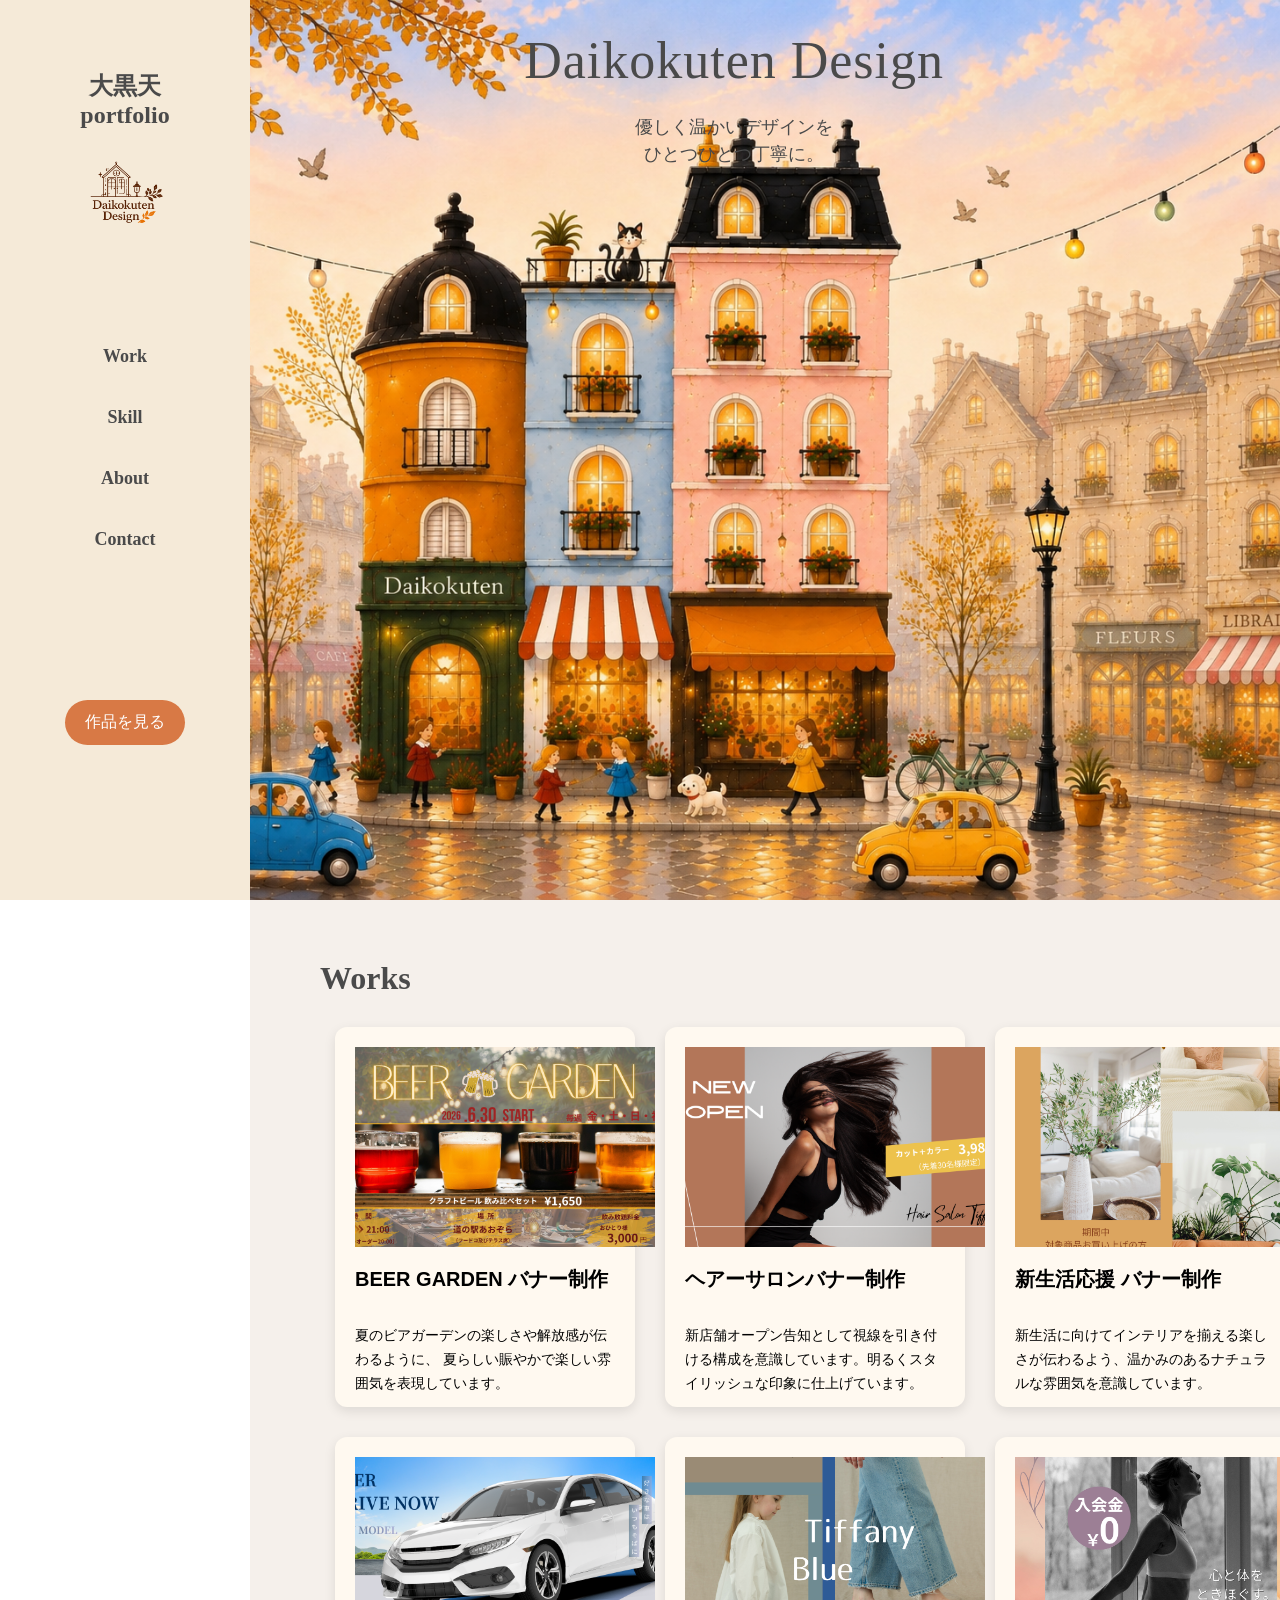
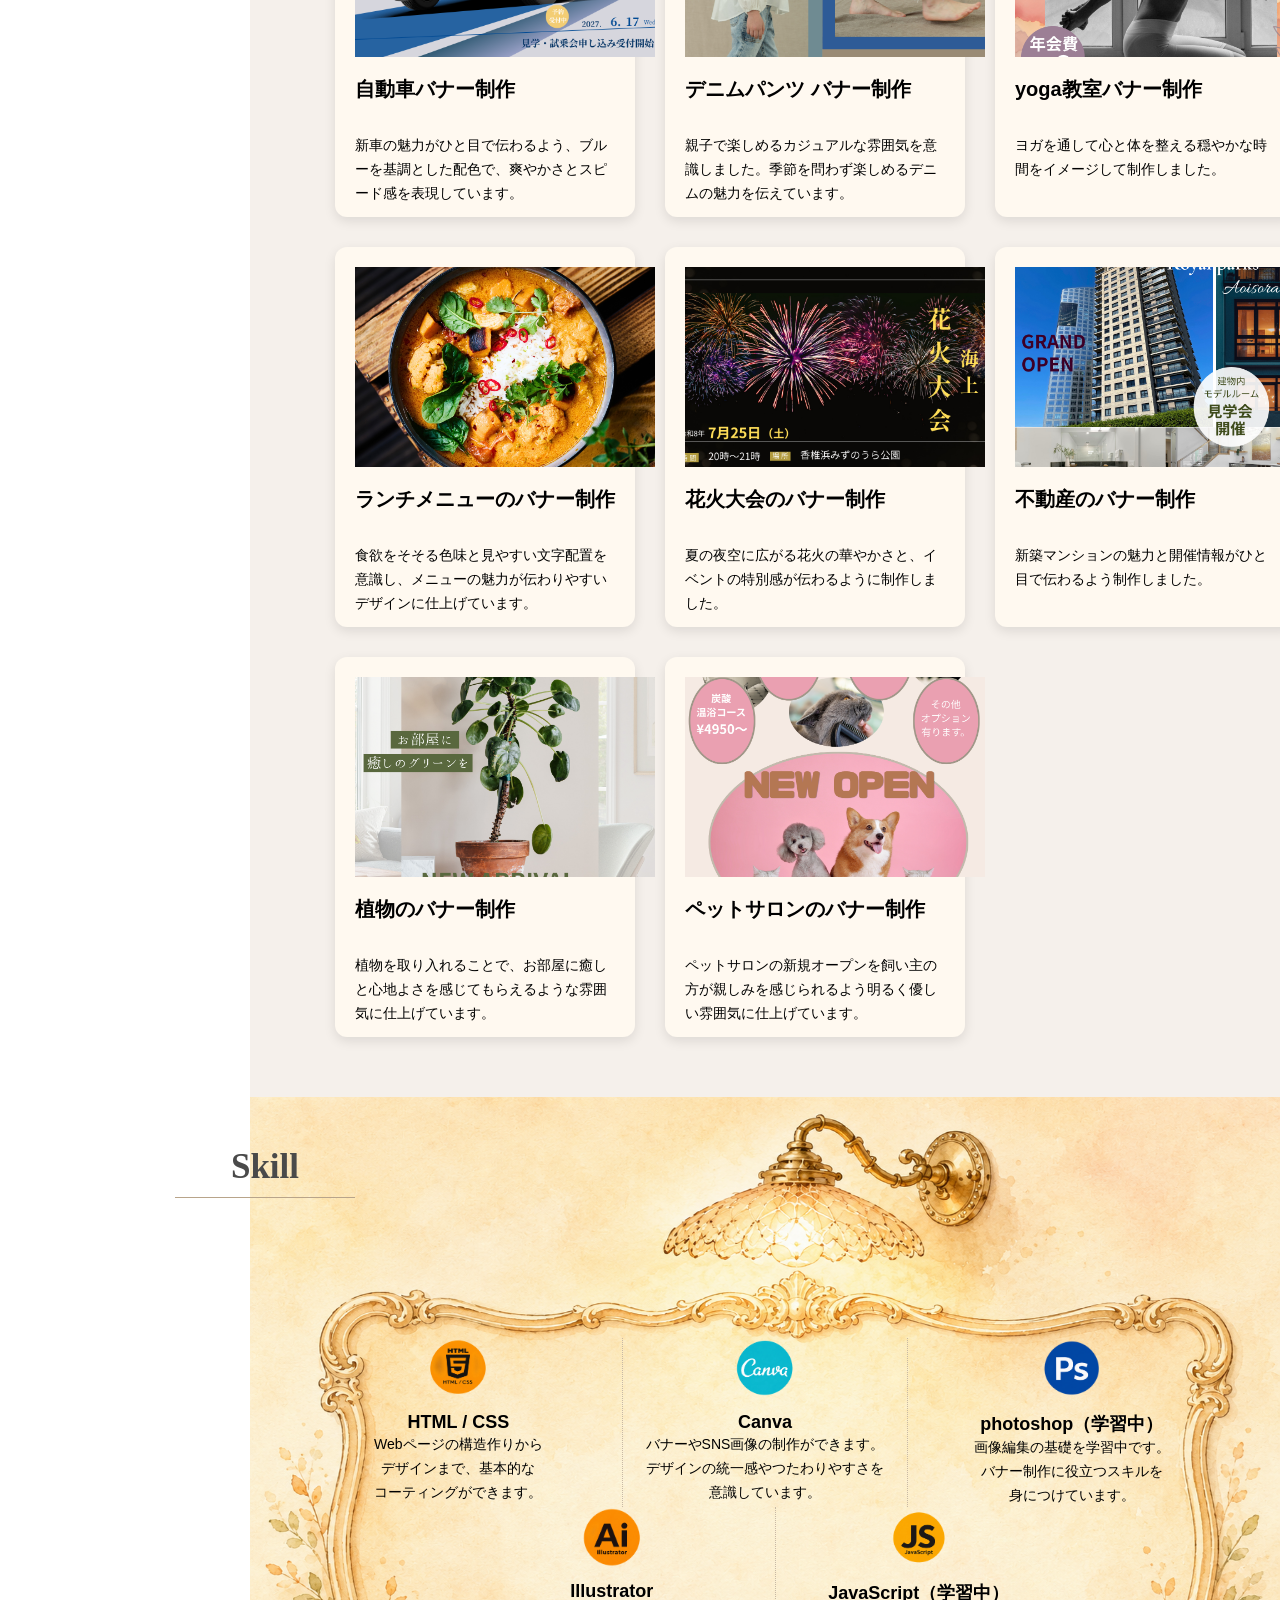
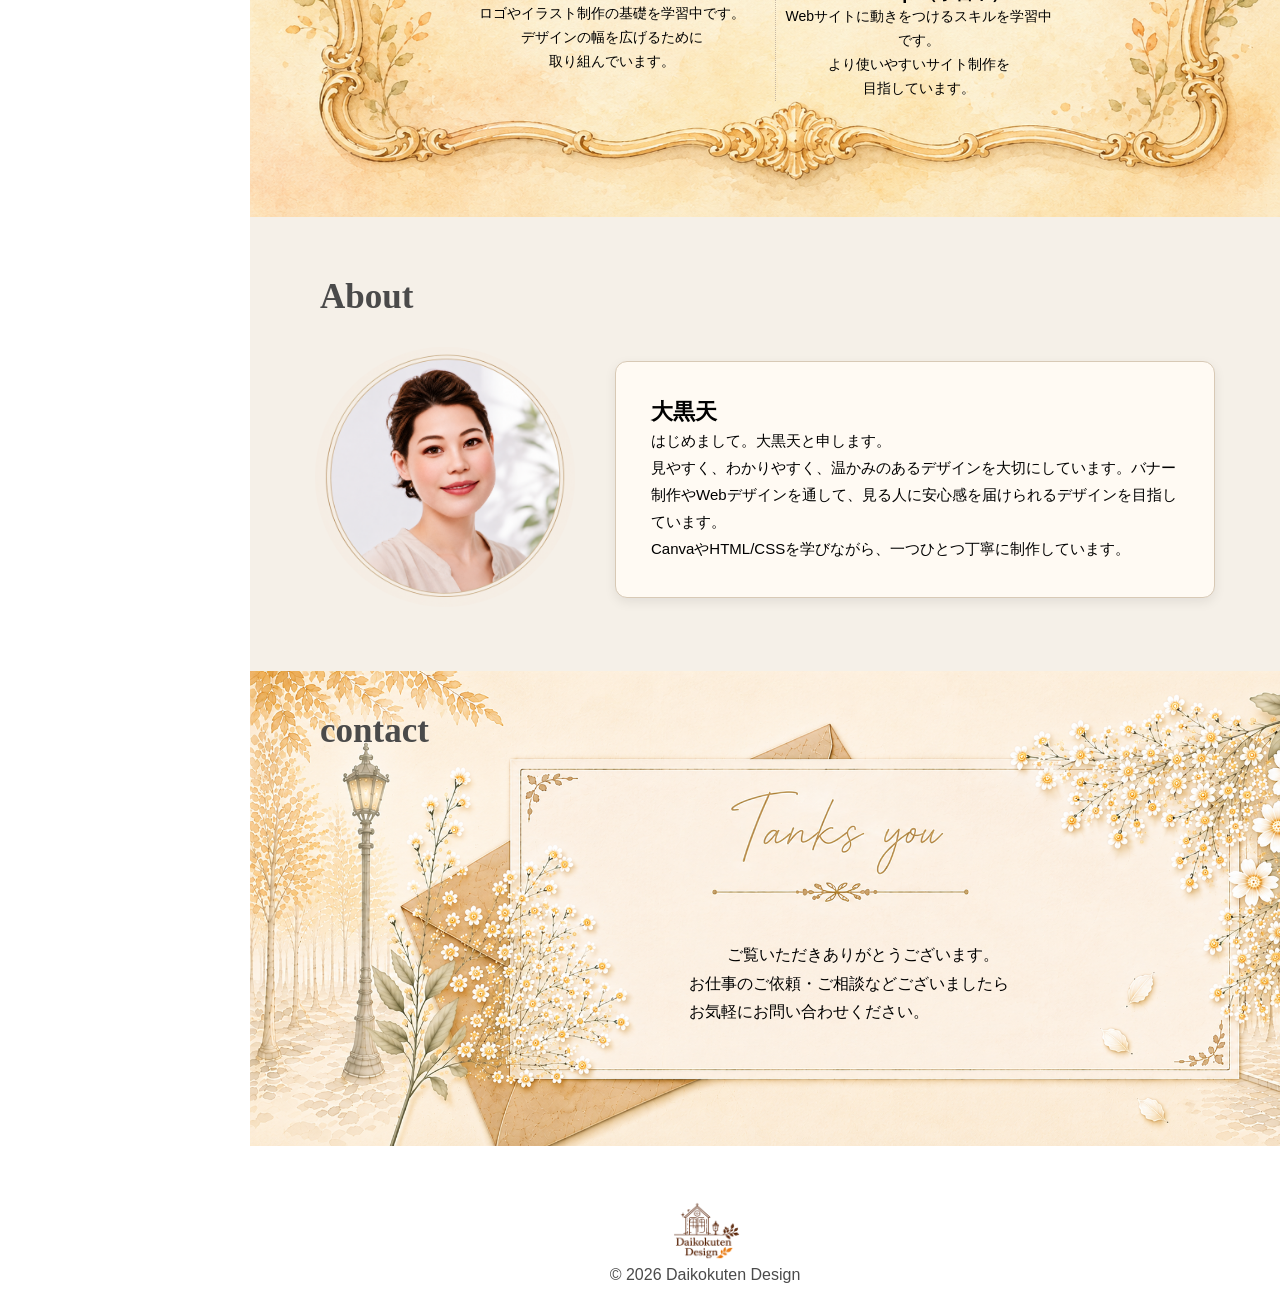
<file: index.html>
<!DOCTYPE html>
<html lang="ja">
    <head>
        <meta charset="UTF-8">
        <meta name="viewport" content="width=device-width, initial-scale=1.0">
        <title>PORTFOLIO</title>
        <link rel="stylesheet"
        href="style.css">

    </head>
    <body>
        <div class="sidebar">

     <h1>大黒天<br>
        portfolio</h1>

     <img src="images/logo.png"
     alt="Daikokuten Design" class="logo">

 <nav>
        <ul>
            <li><a href="#works">Work</a></li>
            <li><a href="#skill">Skill</a></li>
            <li><a href="#about">About</a></li>
            <li><a href="#contact">Contact</a></li>
        </ul>
 </nav>

<a href="#works" class="side-button">作品を見る</a>

</div>


<section class="hero">
    <div class="hero-text">

        <h1>Daikokuten Design</h1>

        <p>
            優しく温かいデザインを<br>
             ひとつひとつ丁寧に。
        </p>

    </div>
</section>

        
        <main>
            <section id="works">
                <h2>Works</h2>
                <div class="works-list">
                   
                    <div class="works-item">
                        <a href="beer.html">
                        <img src="images/BEER.png"
                        alt="ビールのバナー作品"
                        class="horizontal">
                        </a>
                        <h3>BEER GARDEN バナー制作</h3>
                        <p>夏のビアガーデンの楽しさや解放感が伝わるように、 夏らしい賑やかで楽しい雰囲気を表現しています。
                        </p>
                    </div>
                    
                    <div class="works-item">
                        <a href="hair salon.html">
                        <img src="images/hair saron.png"
                        alt="hair saronバナー作品"
                        class="horizontal">
                        </a>
                        <h3>ヘアーサロンバナー制作</h3>
                        <p>新店舗オープン告知として視線を引き付ける構成を意識しています。明るくスタイリッシュな印象に仕上げています。
                        </p>
                  </div>
                   
                  <div class="works-item">
                        <a href="newlife.html">
                        <img src="images/新生活.png"
                        alt="新生活応援バナー作品">
                        </a>
                        <h3>新生活応援 バナー制作</h3>
                        <p>新生活に向けてインテリアを揃える楽しさが伝わるよう、温かみのあるナチュラルな雰囲気を意識しています。
                        </p>
                   </div>
                   
                   <div class="works-item">
                        <a href="supercar.html">
                        <img src="images/SUPER CAR.png"
                        alt="new carバナー作品"
                        class="horizontal">
                        </a>
                        <h3>自動車バナー制作</h3>
                        <p>新車の魅力がひと目で伝わるよう、ブルーを基調とした配色で、爽やかさとスピード感を表現しています。
                        </p> 
                   </div>
                  
                   <div class="works-item">
                        <a href="tiffany.html">
                        <img src="images/Tiffany.png"
                        alt="新作デニムパンツバナー作品">
                        </a>
                        <h3>デニムパンツ バナー制作</h3>
                        <p>親子で楽しめるカジュアルな雰囲気を意識しました。季節を問わず楽しめるデニムの魅力を伝えています。
                        </p>
                   </div>
                   
                   <div class="works-item">
                        <a href="yoga.html">
                        <img src="images/yoga blue.png"
                        alt="yoga教室のバナー作品">
                        </a>
                        <h3>yoga教室バナー制作</h3>
                        <p>ヨガを通して心と体を整える穏やかな時間をイメージして制作しました。</p>
                    </div>    
                    
                    <div class="works-item">
                        <a href="lunchmenu.html">
                        <img src="images/lunch.png"
                        alt="ランチメニューのバナー作品">
                        </a>
                        <h3>ランチメニューのバナー制作</h3>
                        <p>食欲をそそる色味と見やすい文字配置を意識し、メニューの魅力が伝わりやすいデザインに仕上げています。 </p>   
                    </div>
                   
                    <div class="works-item">
                        <a href="firework.html">
                        <img src="images/花火大会.png"
                        alt="花火大会のバナー作品"
                        class="horizontal">
                        </a>
                        <h3>花火大会のバナー制作</h3>
                        <p>夏の夜空に広がる花火の華やかさと、イベントの特別感が伝わるように制作しました。</p>   
                    </div>   
                    
                    <div class="works-item">
                        <a href="real estate.html">
                        <img src="images/不動産.png"
                        alt="不動産のバナー作品">
                        </a>
                        <h3>不動産のバナー制作</h3>
                        <p>新築マンションの魅力と開催情報がひと目で伝わるよう制作しました。</p>   
                    </div>  
                    
                    
                    <div class="works-item">
                        <a href="arrival.html">
                        <img src="images/NEW ARRIVAL.png"
                        alt="植物のバナー作品">
                        </a>
                        <h3>植物のバナー制作</h3>
                        <p>植物を取り入れることで、お部屋に癒しと心地よさを感じてもらえるような雰囲気に仕上げています。 </p>   
                    </div> 
                    
                    
                    <div class="works-item">
                        <a href="pet salon.html">
                        <img src="images/ペットサロン.png"
                        alt="ペットサロンのバナー作品">
                        </a>
                        <h3>ペットサロンのバナー制作</h3>
                        <p>ペットサロンの新規オープンを飼い主の方が親しみを感じられるよう明るく優しい雰囲気に仕上げています。</p>   
                    </div>                
                </div>

            </section>
            <section id="skill">
                
                <h2>Skill</h2>
                <div class="skills-list">
                
                <!--HTML / CSS-->
                <div class="skill-item">
                    <img src="images/HTML.png"
                    alt="HTML / CSS">
                    <h3>HTML / CSS</h3>
                    <p class="pc-text">
                    Webページの構造作りから<br>
                    デザインまで、基本的な<br>
                    コーティングができます。
                   </p>
                   <p class="sp-text">
                    web制作の基本的なコーティングができます。 </p>
                </div>

                <!--Canva-->
                <div class="skill-item">
                    <img src="images/Canva.png"
                    alt="Canva">
                    <h3>Canva</h3>
                    <p class="pc-text">
                     バナーやSNS画像の制作ができます。<br>
                     デザインの統一感やつたわりやすさを<br>
                     意識しています。
                    </P>
                    <p class="sp-text">
                        バナーやSNS画像を制作 </p>
                </div>

                <!--photoshop-->
                <div class="skill-item">
                    <img src="images/Photoshop.png"
                    alt="photoshop">
                    <h3>photoshop（学習中）</h3>
                    <p class="pc-text">
                     画像編集の基礎を学習中です。<br>
                     バナー制作に役立つスキルを<br>
                     身につけています。
                    </p>
                    <p class="sp-text">
                        画像編集の基礎を学習中です。バナー制作に活かします。</p>
                </div>

                <!--Illustrator-->
                <div class="skill-item">
                    <img src="images/AI.png"
                    alt="Illustrator">
                    <h3>Illustrator</h3>
                    <p class="pc-text">
                     ロゴやイラスト制作の基礎を学習中です。<br>
                     デザインの幅を広げるために<br>
                     取り組んでいます。
                    </p>
                    <p class="sp-text">
                        ロゴ・イラスト制作を学習中。デザインの幅を広げています。 </p>
                </div>

                <!--JavaScript-->
                <div class="skill-item">
                    <img src="images/Java.png"
                    alt="JavaScript">
                   <h3>JavaScript（学習中）</h3>
                   <p class="pc-text">
                     Webサイトに動きをつけるスキルを学習中です。<br>
                     より使いやすいサイト制作を<br>
                     目指しています。
                    </p>
                    <p class="sp-text">
                        Webサイトに動きをつける スキルを学習中です。</p>
                  
                </div>
                </div>
              
            </section>    
           
     <section id="about">

    <h2>About</h2>

    <div class="about-inner">

        <div class="about-photo">
            <img src="images/profile.png" alt="プロフィール写真">
        </div>

        <div class="about-content">
            <h3>大黒天</h3>
            <p>はじめまして。大黒天と申します。</p>
            <p>見やすく、わかりやすく、温かみのあるデザインを大切にしています。バナー制作やWebデザインを通して、見る人に安心感を届けられるデザインを目指しています。</p>
            <p>CanvaやHTML/CSSを学びながら、一つひとつ丁寧に制作しています。</p>
        </div>

    </div>

   </section>
            <section id="contact">
                <h2>contact</h2>

                
            
                <div class="contact-content">
                    <img class="contact-image" 
                    src="images/contact.png"
                    alt="お問い合わせ">
                    
                 <div class="contact-text">
                    <div class="pc-text">
                
                    <p class="contact-thanks">
                       ご覧いただきありがとうございます。</p>
                    <p>お仕事のご依頼・ご相談などございましたら</p>
                    <p>お気軽にお問い合わせください。</p>
                 </div>  
                    
            </section>

         </main>
          <footer>
              <img src="images/logo.png" alt="Daikokuten Design ロゴ" class="footer-logo">
              <p>© 2026 Daikokuten Design</p>
          </footer>

        
    </body>
</html>
</file>
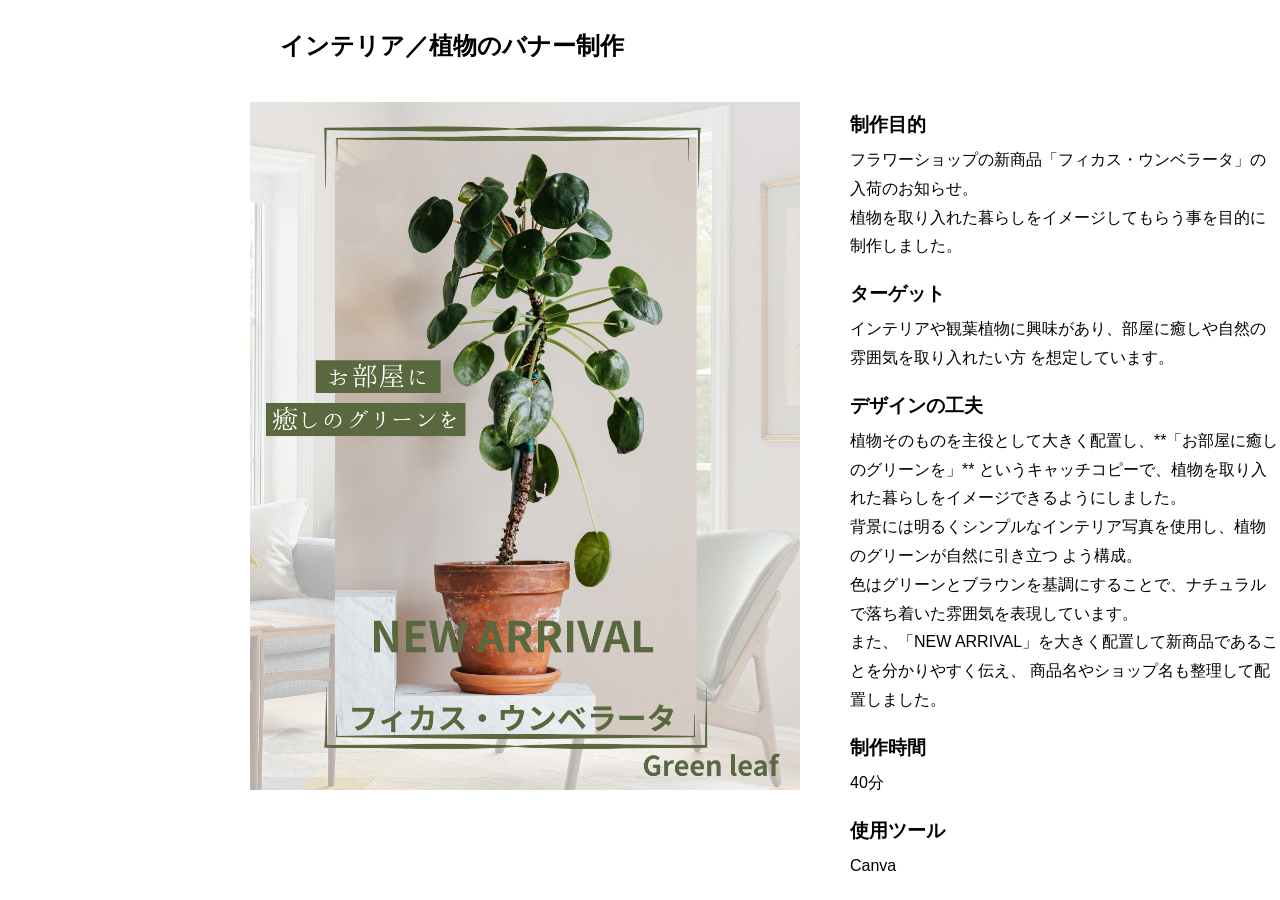
<file: arrival.html>
<!DOCTYPE html>
<html lang="ja">
<head>
    <meta charset="UTF-8">
    <title>インテリア／植物のバナー制作</title>
    <link rel="stylesheet" href="style.css">
</head>

<body>

    <main>
        <h2 class="banner-title">インテリア／植物のバナー制作</h2>
        <div class="work-detail">
            
            <div class="work-image">
                <img src="images/NEW ARRIVAL.png"
                alt="インテリア植物">

            </div>

            <div class="work-description">
                <h3>制作目的</h3>
                <p>フラワーショップの新商品「フィカス・ウンベラータ」の入荷のお知らせ。<br>
                    植物を取り入れた暮らしをイメージしてもらう事を目的に制作しました。<br>
                </p>

                <h3>ターゲット</h3>
                <p>インテリアや観葉植物に興味があり、部屋に癒しや自然の雰囲気を取り入れたい方
                    を想定しています。
                </p>

                <h3>デザインの工夫</h3>
                <p>植物そのものを主役として大きく配置し、**「お部屋に癒しのグリーンを」**
                    というキャッチコピーで、植物を取り入れた暮らしをイメージできるようにしました。<br>
                    背景には明るくシンプルなインテリア写真を使用し、植物のグリーンが自然に引き立つ
                    よう構成。<br>
                    色はグリーンとブラウンを基調にすることで、ナチュラルで落ち着いた雰囲気を表現しています。<br>
                    また、「NEW ARRIVAL」を大きく配置して新商品であることを分かりやすく伝え、
                    商品名やショップ名も整理して配置しました。
                </p>

                <h3>制作時間</h3>
                <p>40分</p>

                <h3>使用ツール</h3>
                <p>Canva</p>
            </div>
        </div>
    </main>     
</body>
</html>
</file>
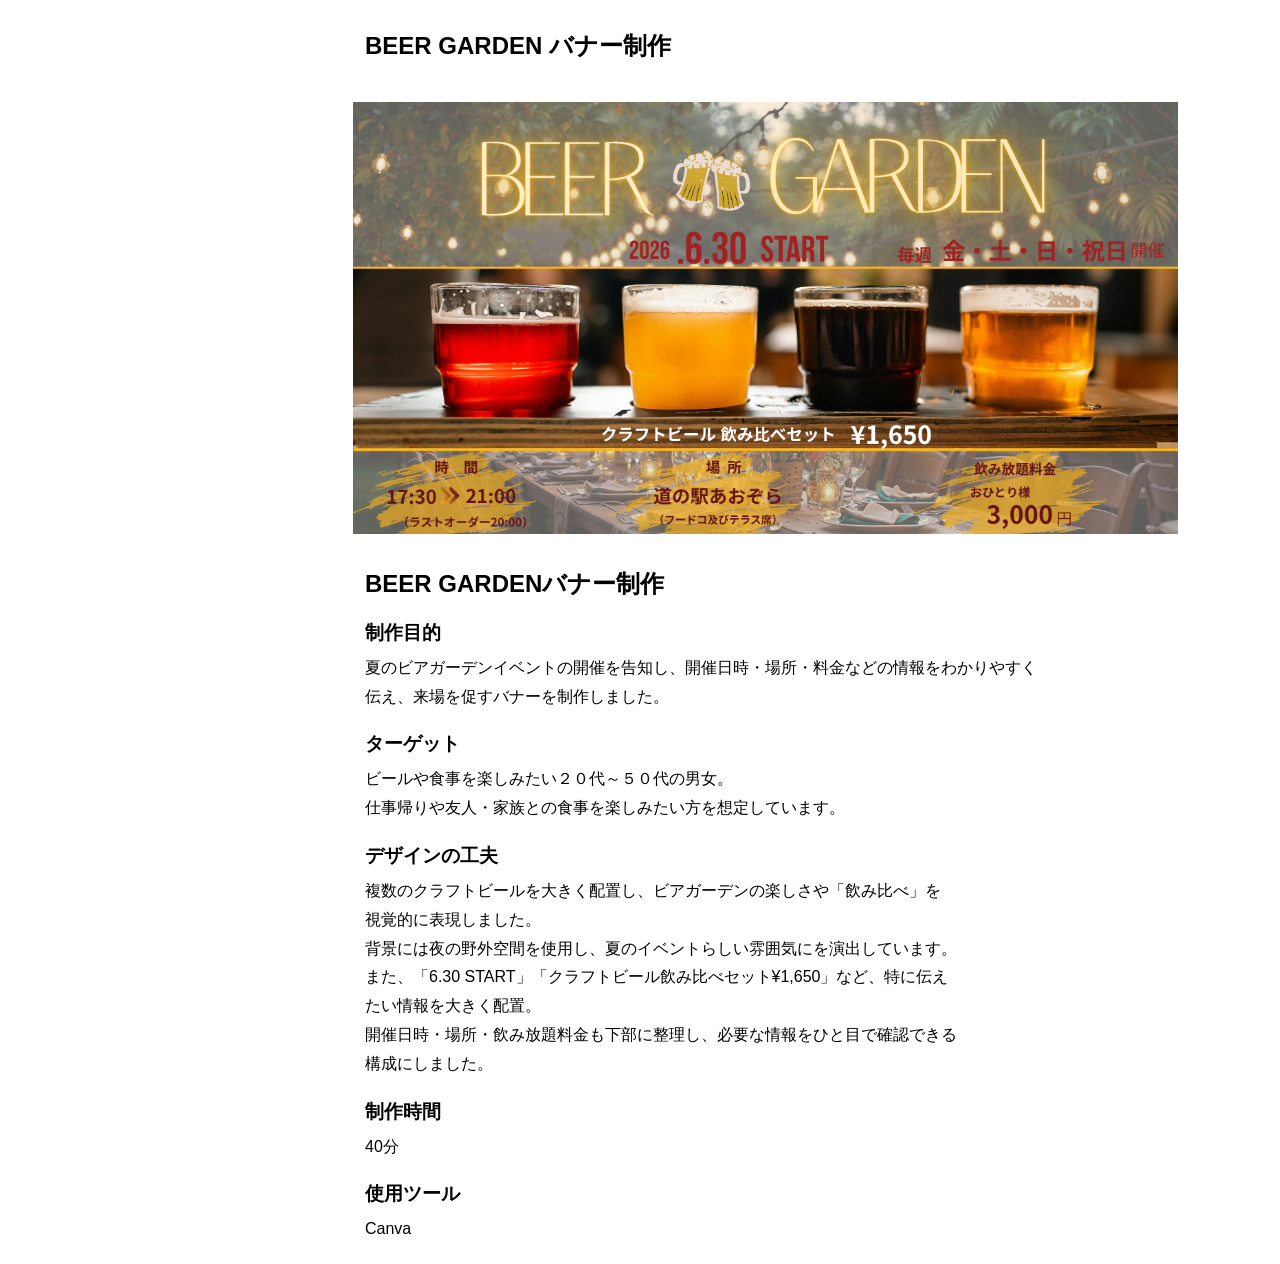
<file: beer.html>
<!DOCTYPE html>
<html lang="ja">
<head>
    <meta charset="UTF-8">
    <title>BEER GARDEN バナー制作</title>
    <link rel="stylesheet" href="style.css">
</head>

<body>

    <main>
        <h2 class="horizontal-title">BEER GARDEN バナー制作</h2>
        <div class="work-detail horizontal-detail">
        
            
            <div class="work-image">
                <img src="images/BEER.png"
                alt="ビールのバナー作品"
                class="horizontal">
            </div>
           
            <div class="work-description">
                
                <h2>BEER GARDENバナー制作</h2>
               
                <h3>制作目的</h3>
                <p>夏のビアガーデンイベントの開催を告知し、開催日時・場所・料金などの情報をわかりやすく<br>
                    伝え、来場を促すバナーを制作しました。  </p>
                <h3>ターゲット</h3>
                <p>ビールや食事を楽しみたい２０代～５０代の男女。<br>
                    仕事帰りや友人・家族との食事を楽しみたい方を想定しています。
                </p>
                <h3>デザインの工夫</h3>
                <p>複数のクラフトビールを大きく配置し、ビアガーデンの楽しさや「飲み比べ」を<br>
                   視覚的に表現しました。<br>
                   背景には夜の野外空間を使用し、夏のイベントらしい雰囲気にを演出しています。<br> 
                   また、「6.30 START」「クラフトビール飲み比べセット¥1,650」など、特に伝え<br>
                   たい情報を大きく配置。<br>
                   開催日時・場所・飲み放題料金も下部に整理し、必要な情報をひと目で確認できる<br>
                   構成にしました。
                </p>
                <h3>制作時間</h3>
                <p>40分</p>
                <h3>使用ツール</h3>
                <p>Canva</p>

            </div>
        </div>
    </main>     
</body>
</html>
</file>
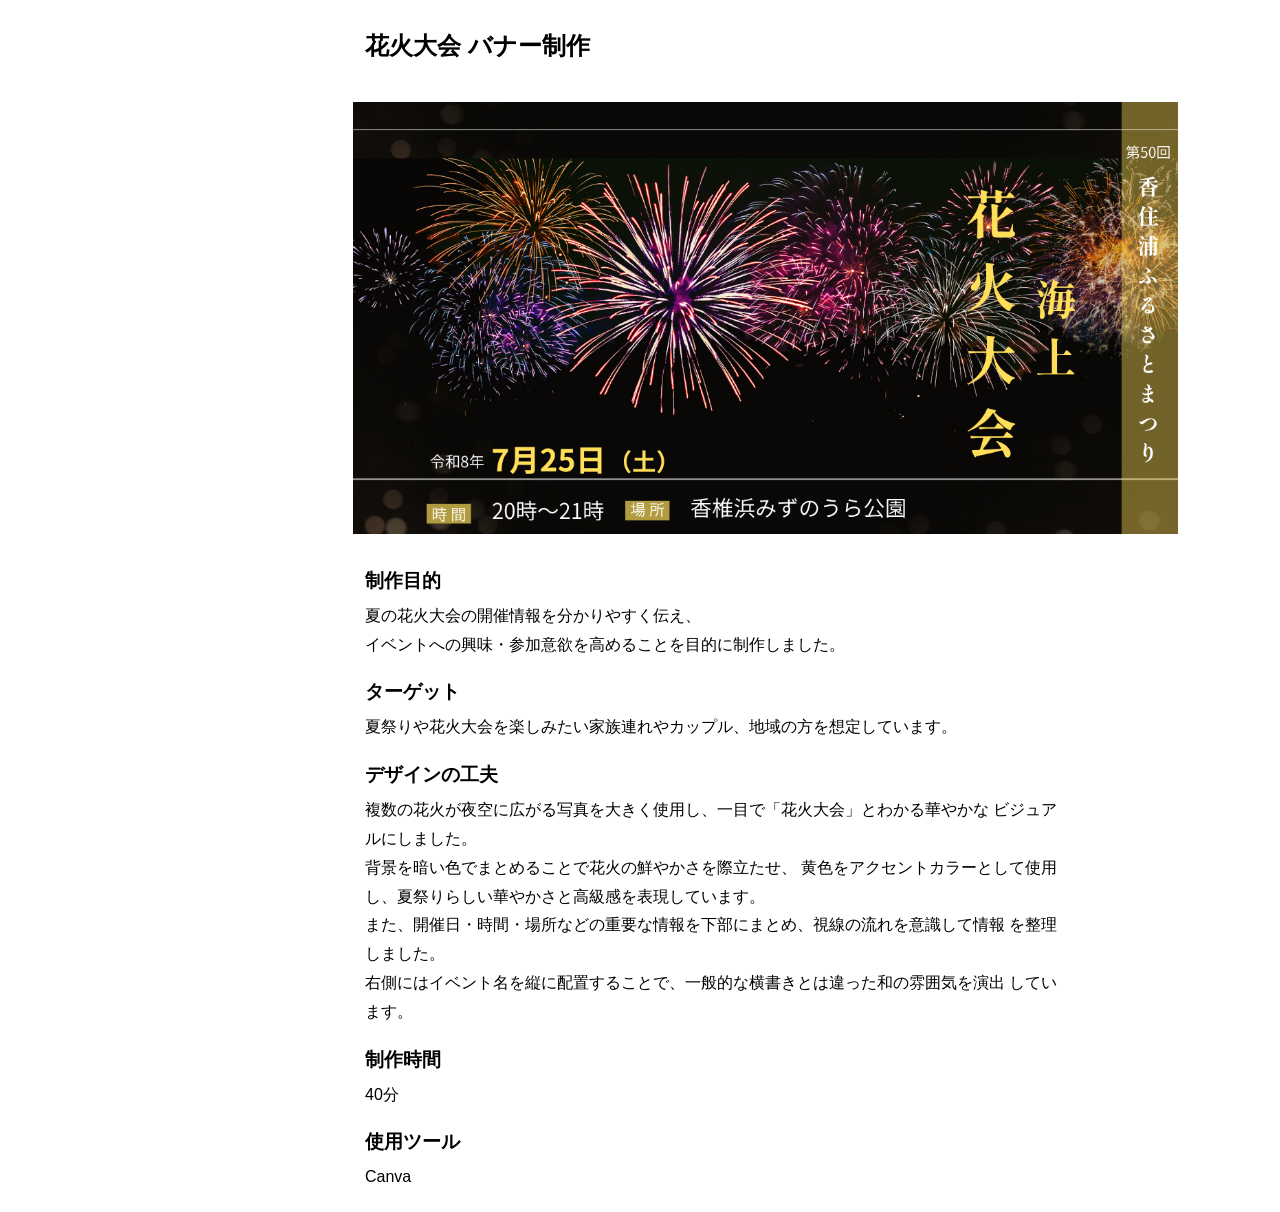
<file: firework.html>
<!DOCTYPE html>
<html lang="ja">
<head>
    <meta charset="UTF-8">
    <title>花火大会バナー制作</title>
    <link rel="stylesheet" href="style.css">
</head>

<body>

    <main>
        <h2 class="horizontal-title">花火大会 バナー制作</h2>
        <div class="work-detail horizontal-detail">
        
            
            <div class="work-image">
                <img src="images/花火大会.png"
                alt="花火大会のバナー作品"
                class="horizontal">
            </div>

            <div class="work-description">
                <h3>制作目的</h3>
                <p>夏の花火大会の開催情報を分かりやすく伝え、<br>
                    イベントへの興味・参加意欲を高めることを目的に制作しました。
                </p>
                <h3>ターゲット</h3>
                <p>夏祭りや花火大会を楽しみたい家族連れやカップル、地域の方を想定しています。</p>
                <h3>デザインの工夫</h3>
                <p>複数の花火が夜空に広がる写真を大きく使用し、一目で「花火大会」とわかる華やかな
                    ビジュアルにしました。<br>
                    背景を暗い色でまとめることで花火の鮮やかさを際立たせ、
                    黄色をアクセントカラーとして使用し、夏祭りらしい華やかさと高級感を表現しています。<br>
                    また、開催日・時間・場所などの重要な情報を下部にまとめ、視線の流れを意識して情報
                    を整理しました。<br>
                    右側にはイベント名を縦に配置することで、一般的な横書きとは違った和の雰囲気を演出
                    しています。
                </p>
                <h3>制作時間</h3>
                <p>40分</p>
                <h3>使用ツール</h3>
                <p>Canva</p>
                
            </div>
        </div>
    </main>     
</body>
</html>
</file>
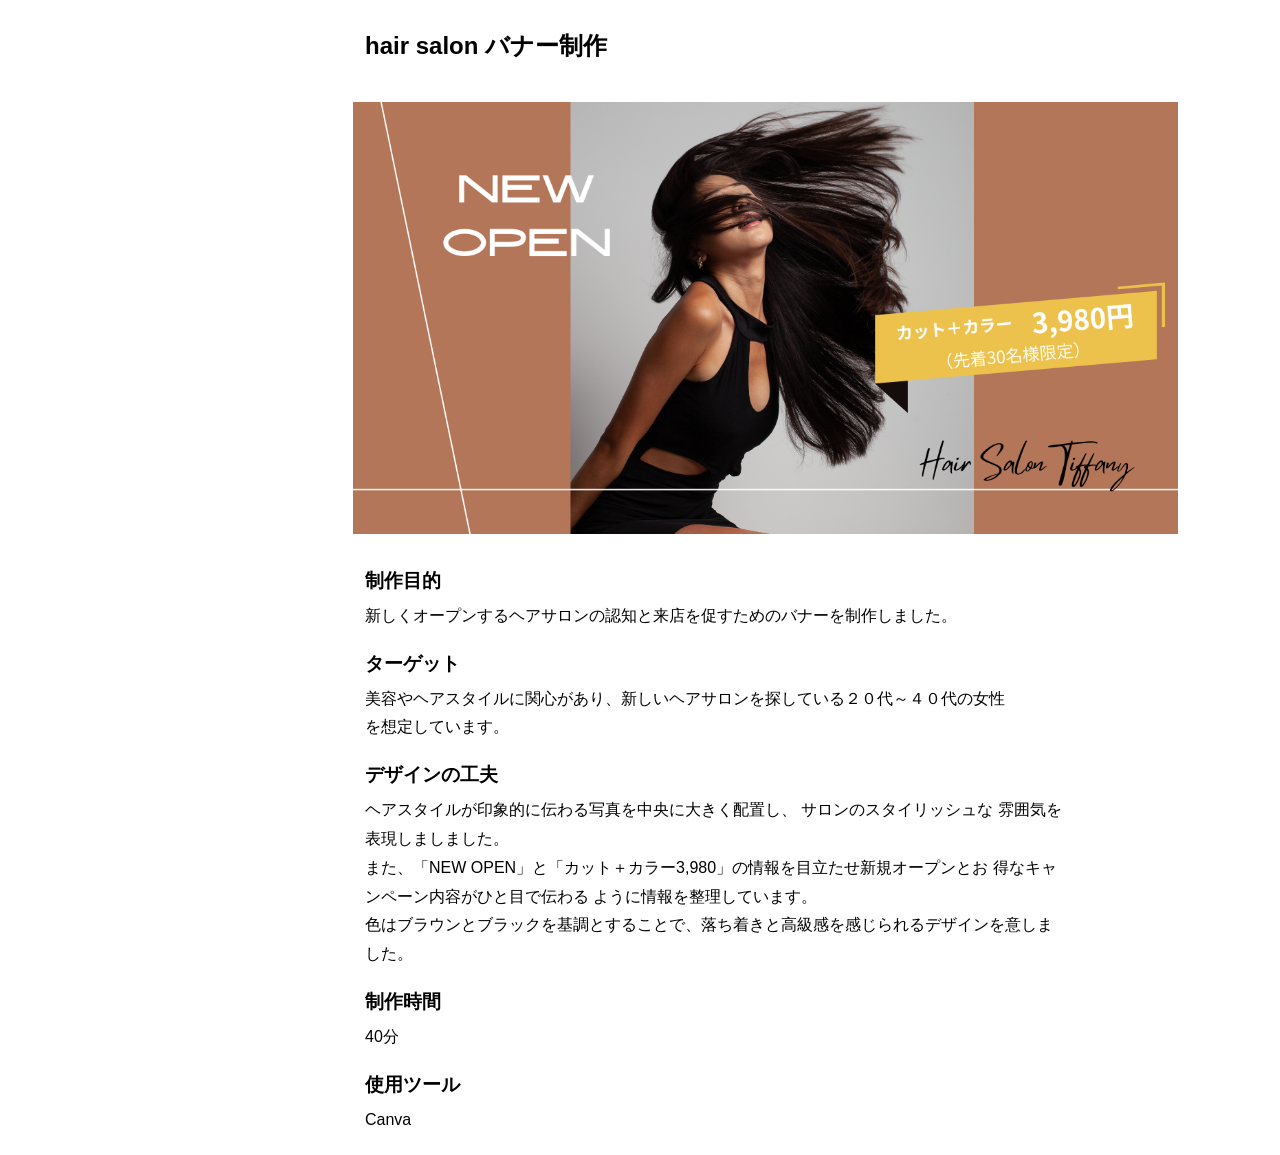
<file: hair salon.html>
<!DOCTYPE html>
<html lang="ja">
<head>
    <meta charset="UTF-8">
    <title>hair salon バナー制作</title>
    <link rel="stylesheet" href="style.css">
</head>

<body>

    <main>
        <h2 class="horizontal-title">hair salon バナー制作</h2>
        <div class="work-detail horizontal-detail">
        
            <div class="work-image">
                <img src="images/hair saron.png"
                alt="hair salon"
                class="horizontal">
            </div>

            <div class="work-description">
                <h3>制作目的</h3>
                <p>新しくオープンするヘアサロンの認知と来店を促すためのバナーを制作しました。</p>
                <h3>ターゲット</h3>
                <p>美容やヘアスタイルに関心があり、新しいヘアサロンを探している２０代～４０代の女性<br>
                   を想定しています。</p>
                <h3>デザインの工夫</h3>
                <p>ヘアスタイルが印象的に伝わる写真を中央に大きく配置し、
                    サロンのスタイリッシュな 雰囲気を表現しましました。<br>
                    また、「NEW OPEN」と「カット＋カラー3,980」の情報を目立たせ新規オープンとお
                    得なキャンペーン内容がひと目で伝わる ように情報を整理しています。<br>
                    色はブラウンとブラックを基調とすることで、落ち着きと高級感を感じられるデザインを意しました。 
                </p>
                <h3>制作時間</h3>  
                <p>40分</p> 
                <h3>使用ツール</h3>
                <p>Canva</p>



            </div>
        </div>
    </main>     
</body>
</html>
</file>
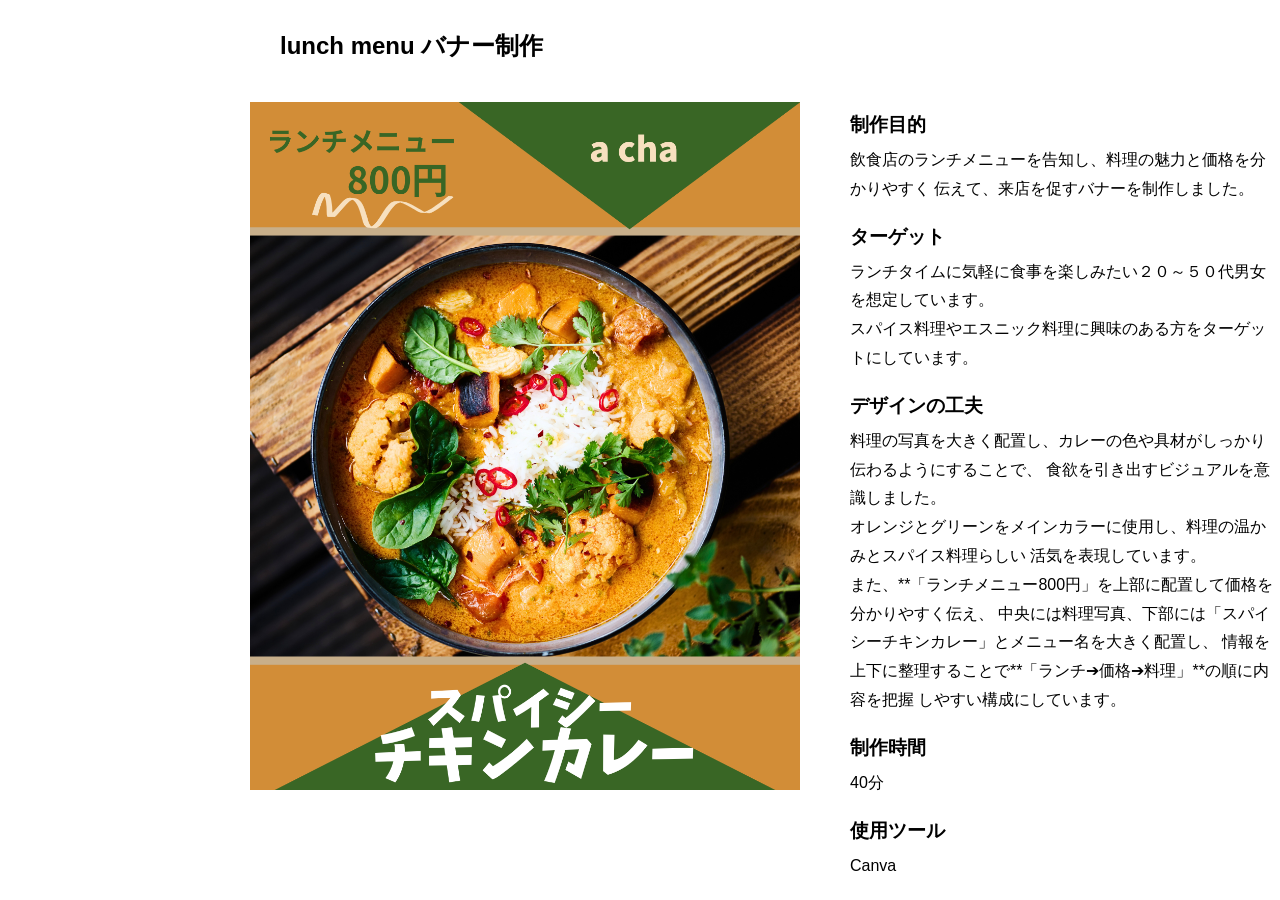
<file: lunchmenu.html>
<!DOCTYPE html>
<html lang="ja">
<head>
    <meta charset="UTF-8">
    <title>lunch menu バナー制作</title>
    <link rel="stylesheet" href="style.css">
</head>

<body>

    <main>
        <h2 class="banner-title"> lunch menu バナー制作</h2>
        <div class="work-detail">
            
            <div class="work-image">
                <img src="images/lunch.png"
                alt="hair salon">
            </div>

            <div class="work-description">
                <h3>制作目的</h3>
                <p>飲食店のランチメニューを告知し、料理の魅力と価格を分かりやすく
                    伝えて、来店を促すバナーを制作しました。
                </p>

                <h3>ターゲット</h3>
                <p>ランチタイムに気軽に食事を楽しみたい２０～５０代男女を想定しています。<br>
                    スパイス料理やエスニック料理に興味のある方をターゲットにしています。<br>
                </p>

                <h3>デザインの工夫</h3>
                <p>料理の写真を大きく配置し、カレーの色や具材がしっかり伝わるようにすることで、
                    食欲を引き出すビジュアルを意識しました。<br>
                    オレンジとグリーンをメインカラーに使用し、料理の温かみとスパイス料理らしい
                    活気を表現しています。<br>
                    また、**「ランチメニュー800円」を上部に配置して価格を分かりやすく伝え、
                    中央には料理写真、下部には「スパイシーチキンカレー」とメニュー名を大きく配置し、
                    情報を上下に整理することで**「ランチ➔価格➔料理」**の順に内容を把握
                    しやすい構成にしています。
                </p>

                <h3>制作時間</h3>
                <p>40分</p>

                <h3>使用ツール</h3>
                <p>Canva</p>
                
            </div>
        </div>
    </main>     
</body>
</html>
</file>
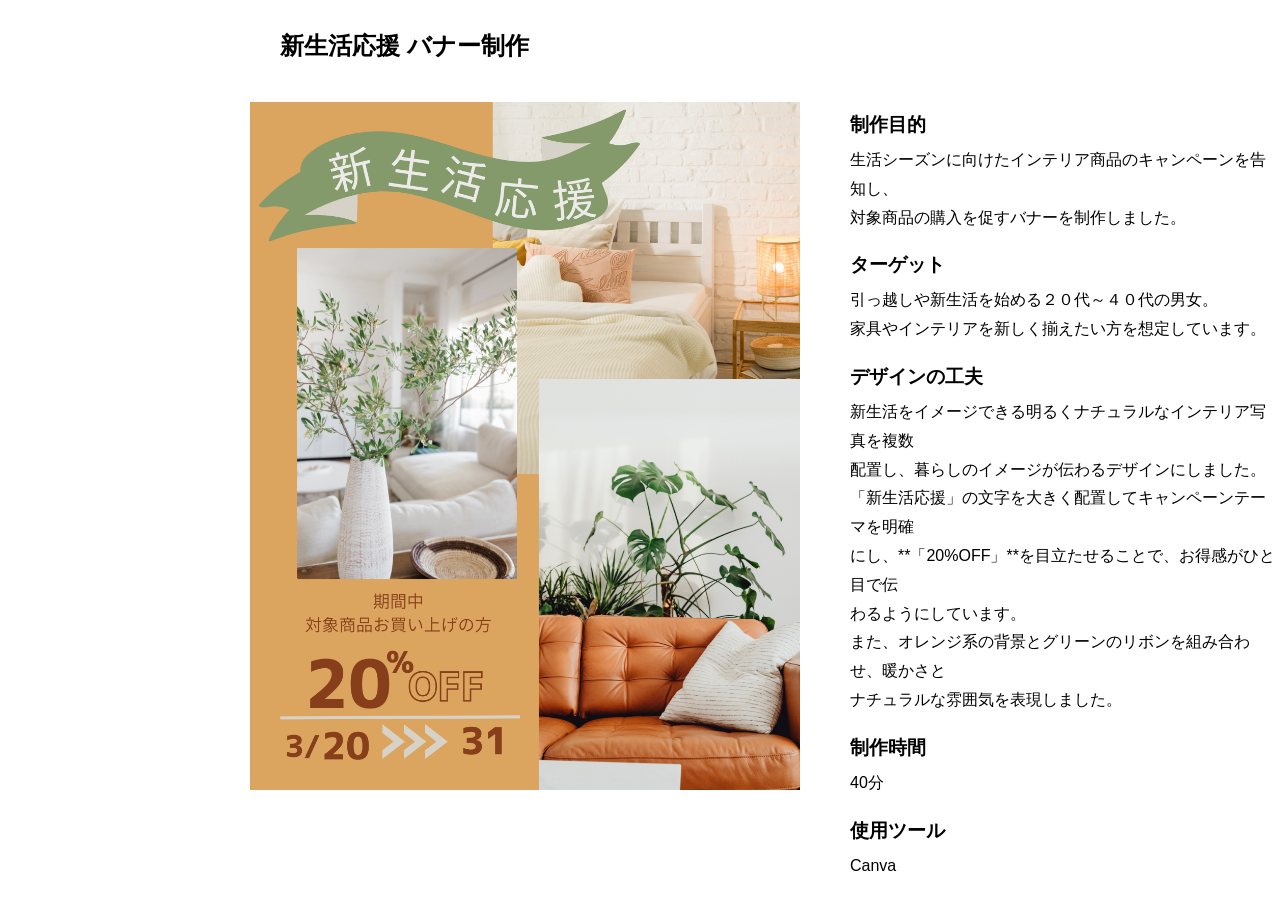
<file: newlife.html>
<!DOCTYPE html>
<html lang="ja">
<head>
    <meta charset="UTF-8">
    <title>BEER GARDEN バナー制作</title>
    <link rel="stylesheet" href="style.css">
</head>

<body>

    <main>
        <h2 class="banner-title">新生活応援 バナー制作</h2>
        <div class="work-detail">
            
            <div class="work-image">
                <img src="images/新生活.png"
                alt="新生活のバナー作品">
            </div>

            <div class="work-description">
                <h3>制作目的</h3>
                <p>生活シーズンに向けたインテリア商品のキャンペーンを告知し、<br>
                   対象商品の購入を促すバナーを制作しました。
                </p>

                <h3>ターゲット</h3>
                <p>引っ越しや新生活を始める２０代～４０代の男女。<br>
                   家具やインテリアを新しく揃えたい方を想定しています。
                </p>

                <h3>デザインの工夫</h3>
                <p>新生活をイメージできる明るくナチュラルなインテリア写真を複数<br>
                    配置し、暮らしのイメージが伝わるデザインにしました。<br>
                   「新生活応援」の文字を大きく配置してキャンペーンテーマを明確<br>
                   にし、**「20%OFF」**を目立たせることで、お得感がひと目で伝<br>
                   わるようにしています。<br>
                   また、オレンジ系の背景とグリーンのリボンを組み合わせ、暖かさと<br>
                   ナチュラルな雰囲気を表現しました。
                </p>

                <h3>制作時間</h3>
                <p>40分</p>

                <h3>使用ツール</h3>
                <p>Canva</p>
                
            </div>
        </div>
    </main>     
</body>
</html>
</file>
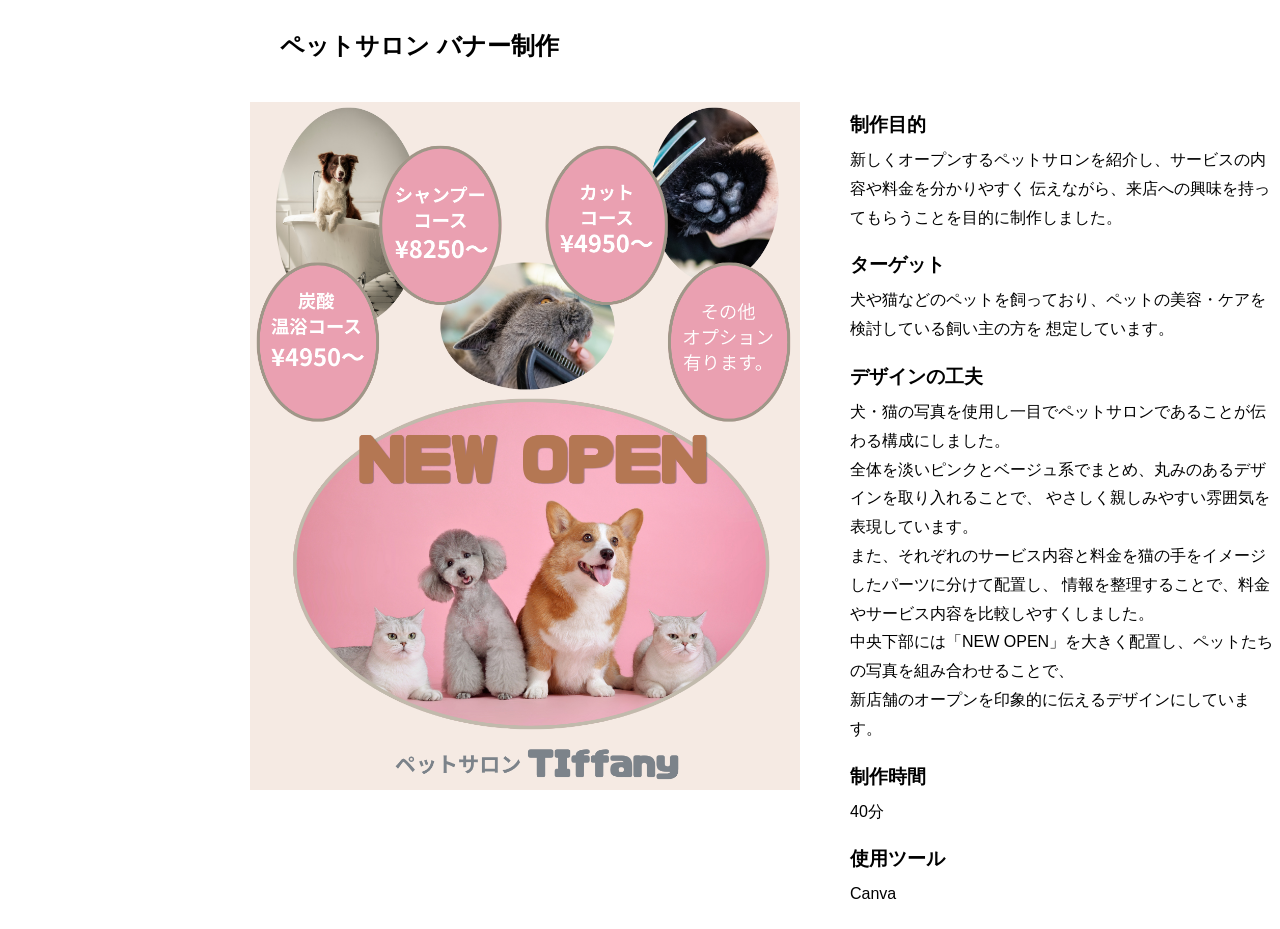
<file: pet salon.html>
<!DOCTYPE html>
<html lang="ja">
<head>
    <meta charset="UTF-8">
    <title>ペットサロンのバナー作品</title>
    <link rel="stylesheet" href="style.css">
</head>

<body>

    <main>
        <h2 class="banner-title"> ペットサロン バナー制作</h2>
        <div class="work-detail">
            
            <div class="work-image">
                <img src="images/ペットサロン.png"
                alt="pet salon">
            </div>

            <div class="work-description">
                <h3>制作目的</h3>
                <p>新しくオープンするペットサロンを紹介し、サービスの内容や料金を分かりやすく
                    伝えながら、来店への興味を持ってもらうことを目的に制作しました。
                </p>

                <h3>ターゲット</h3>
                <p>犬や猫などのペットを飼っており、ペットの美容・ケアを検討している飼い主の方を
                    想定しています。
                </p>

                <h3>デザインの工夫</h3>
                <p>犬・猫の写真を使用し一目でペットサロンであることが伝わる構成にしました。<br>
                    全体を淡いピンクとベージュ系でまとめ、丸みのあるデザインを取り入れることで、
                    やさしく親しみやすい雰囲気を表現しています。<br>
                    また、それぞれのサービス内容と料金を猫の手をイメージしたパーツに分けて配置し、
                    情報を整理することで、料金やサービス内容を比較しやすくしました。<br>
                    中央下部には「NEW OPEN」を大きく配置し、ペットたちの写真を組み合わせることで、<br>
                    新店舗のオープンを印象的に伝えるデザインにしています。
                </p>

                <h3>制作時間</h3>
                <p>40分</p>

                <h3>使用ツール</h3>
                <p>Canva</p>
            </div>
        </div>
    </main>     
</body>
</html>
</file>
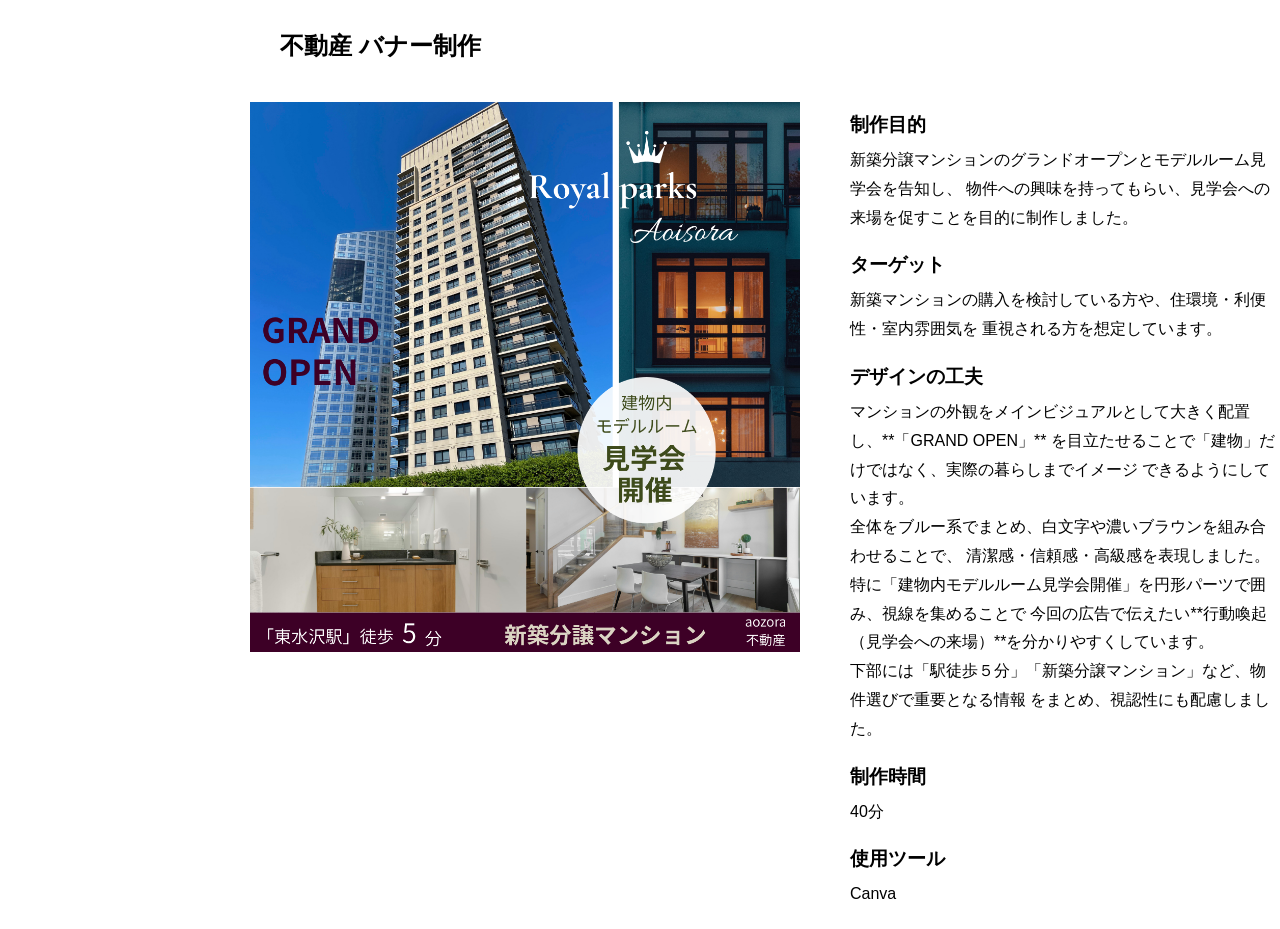
<file: real estate.html>
<!DOCTYPE html>
<html lang="ja">
<head>
    <meta charset="UTF-8">
    <title>不動産 バナー制作</title>
    <link rel="stylesheet" href="style.css">
</head>

<body>

    <main>
        <h2 class="banner-title"> 不動産 バナー制作</h2>
        <div class="work-detail">
            
            <div class="work-image">
                <img src="images/不動産.png"
                alt="不動産">
            </div>

            <div class="work-description">
                <h3>制作目的</h3>
                <p>新築分譲マンションのグランドオープンとモデルルーム見学会を告知し、
                    物件への興味を持ってもらい、見学会への来場を促すことを目的に制作しました。
                </p>

                <h3>ターゲット</h3>
                <p>新築マンションの購入を検討している方や、住環境・利便性・室内雰囲気を
                    重視される方を想定しています。
                </p>

                <h3>デザインの工夫</h3>
                <p>マンションの外観をメインビジュアルとして大きく配置し、**「GRAND OPEN」**
                    を目立たせることで「建物」だけではなく、実際の暮らしまでイメージ
                    できるようにしています。<br>
                    全体をブルー系でまとめ、白文字や濃いブラウンを組み合わせることで、
                    清潔感・信頼感・高級感を表現しました。<br>
                    特に「建物内モデルルーム見学会開催」を円形パーツで囲み、視線を集めることで
                    今回の広告で伝えたい**行動喚起（見学会への来場）**を分かりやすくしています。<br>
                    下部には「駅徒歩５分」「新築分譲マンション」など、物件選びで重要となる情報
                    をまとめ、視認性にも配慮しました。</p>

                <h3>制作時間</h3>
                <p>40分</p>

                <h3>使用ツール</h3>
                <p>Canva</p>

                
            </div>
        </div>
    </main>     
</body>
</html>
</file>
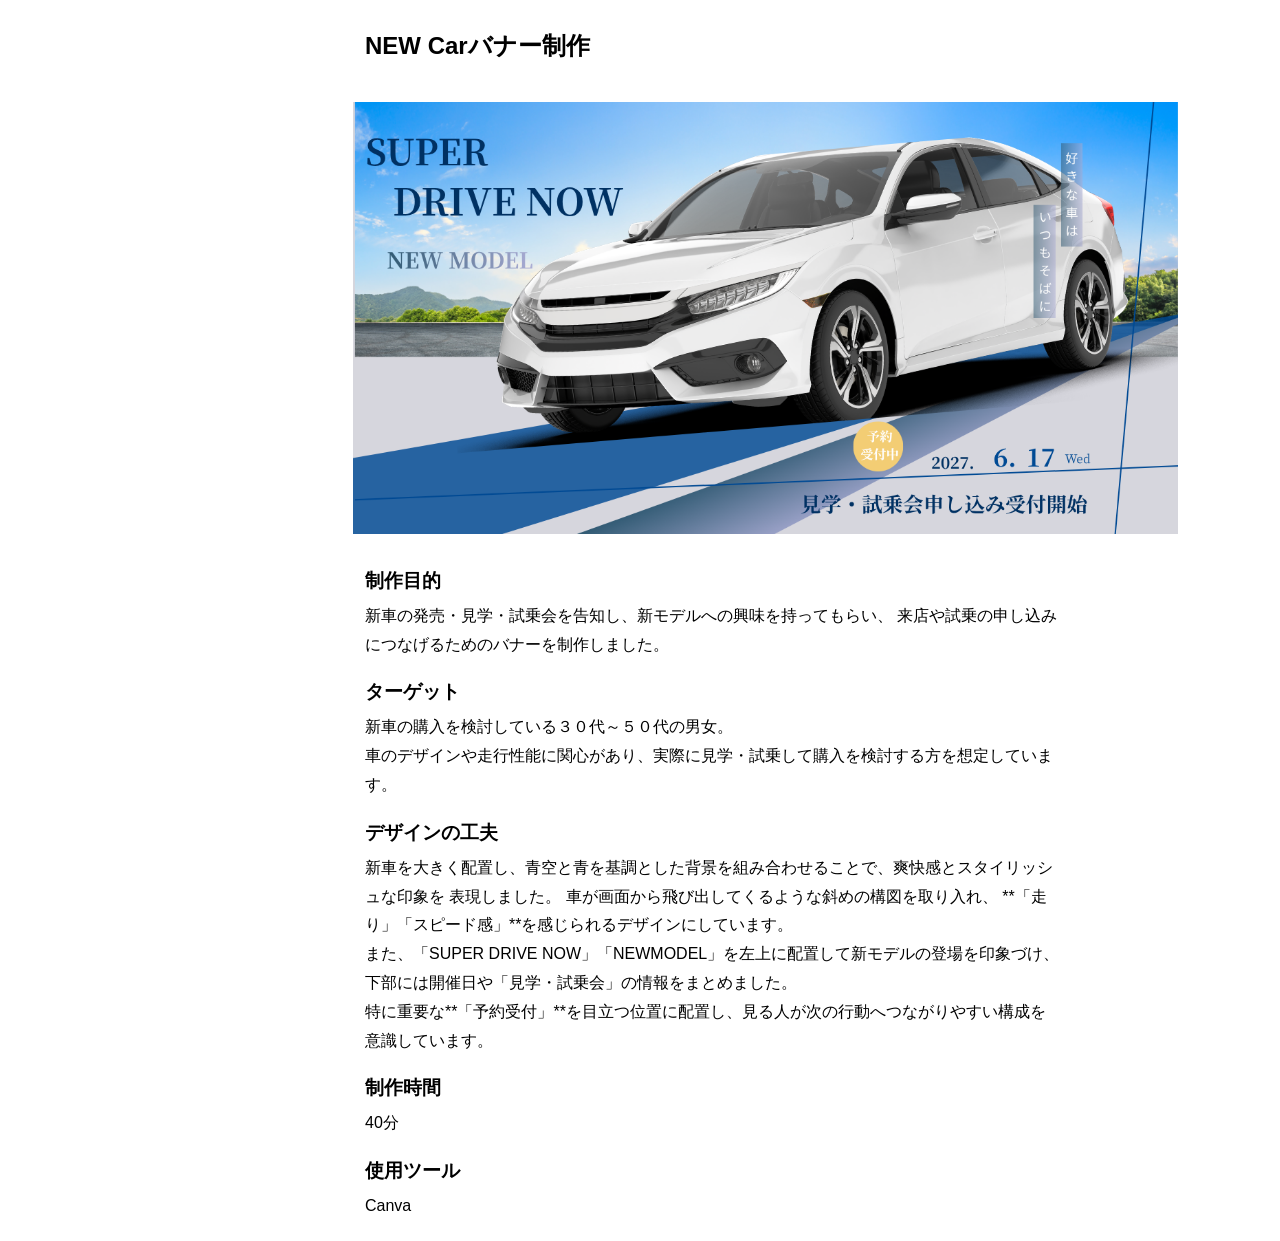
<file: supercar.html>
<!DOCTYPE html>
<html lang="ja">
<head>
    <meta charset="UTF-8">
    <title>hair salon バナー制作</title>
    <link rel="stylesheet" href="style.css">
</head>

<body>

    <main>
        <h2 class="horizontal-title">NEW Carバナー制作</h2>
        <div class="work-detail horizontal-detail">
        
            
            <div class="work-image">
                <img src="images/SUPER CAR.png"
                alt="supercar"
                class="horizontal">
            </div>

            <div class="work-description">
                <h3>制作目的</h3>
                <p>新車の発売・見学・試乗会を告知し、新モデルへの興味を持ってもらい、
                    来店や試乗の申し込みにつなげるためのバナーを制作しました。
                </p>
                <h3>ターゲット</h3>
                <p>新車の購入を検討している３０代～５０代の男女。<br>
                   車のデザインや走行性能に関心があり、実際に見学・試乗して購入を検討する方を想定しています。
                </p>
                <h3>デザインの工夫</h3>
                <p>新車を大きく配置し、青空と青を基調とした背景を組み合わせることで、爽快感とスタイリッシュな印象を
                    表現しました。
                    車が画面から飛び出してくるような斜めの構図を取り入れ、
                    **「走り」「スピード感」**を感じられるデザインにしています。<br>
                    また、「SUPER DRIVE NOW」「NEWMODEL」を左上に配置して新モデルの登場を印象づけ、
                    下部には開催日や「見学・試乗会」の情報をまとめました。<br>
                    特に重要な**「予約受付」**を目立つ位置に配置し、見る人が次の行動へつながりやすい構成を
                    意識しています。
                </p>
                <h3>制作時間</h3>
                <p>40分</p>
                <h3>使用ツール</h3>
                <p>Canva</p>
                
            </div>
        </div>
    </main>     
</body>
</html>
</file>
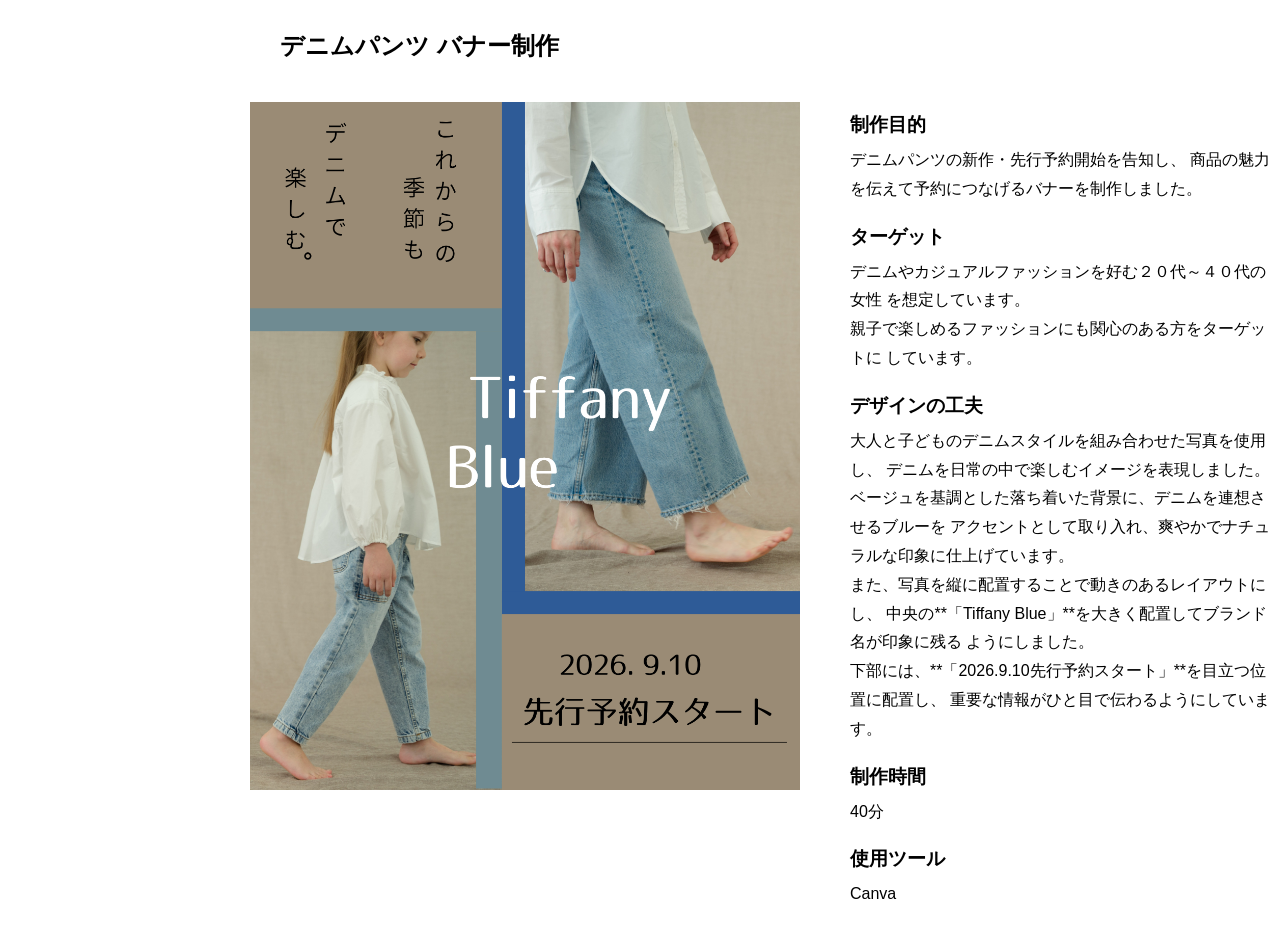
<file: tiffany.html>
<!DOCTYPE html>
<html lang="ja">
<head>
    <meta charset="UTF-8">
    <title>デニムパンツのバナー制作 </title>
    <link rel="stylesheet" href="style.css">
</head>

<body>

    <main>
        <h2 class="banner-title"> デニムパンツ バナー制作</h2>
        <div class="work-detail">
            
            <div class="work-image">
                <img src="images/Tiffany.png"
                alt="デニムパンツのバナー作品">
            </div>

            <div class="work-description">
                <h3>制作目的</h3>
                <p>デニムパンツの新作・先行予約開始を告知し、
                   商品の魅力を伝えて予約につなげるバナーを制作しました。
                </p>

                <h3>ターゲット</h3>
                <p>デニムやカジュアルファッションを好む２０代～４０代の女性
                   を想定しています。<br>
                   親子で楽しめるファッションにも関心のある方をターゲットに
                   しています。
                </p>

                <h3>デザインの工夫</h3>
                <p>大人と子どものデニムスタイルを組み合わせた写真を使用し、
                   デニムを日常の中で楽しむイメージを表現しました。<br>
                   ベージュを基調とした落ち着いた背景に、デニムを連想させるブルーを
                   アクセントとして取り入れ、爽やかでナチュラルな印象に仕上げています。<br>
                   また、写真を縦に配置することで動きのあるレイアウトにし、
                   中央の**「Tiffany Blue」**を大きく配置してブランド名が印象に残る
                   ようにしました。<br>
                   下部には、**「2026.9.10先行予約スタート」**を目立つ位置に配置し、
                   重要な情報がひと目で伝わるようにしています。
                </p>

                <h3>制作時間</h3>
                <p>40分</p>

                <h3>使用ツール</h3>
                <p>Canva</p>


                
            </div>
        </div>
    </main>     
</body>
</html>
</file>
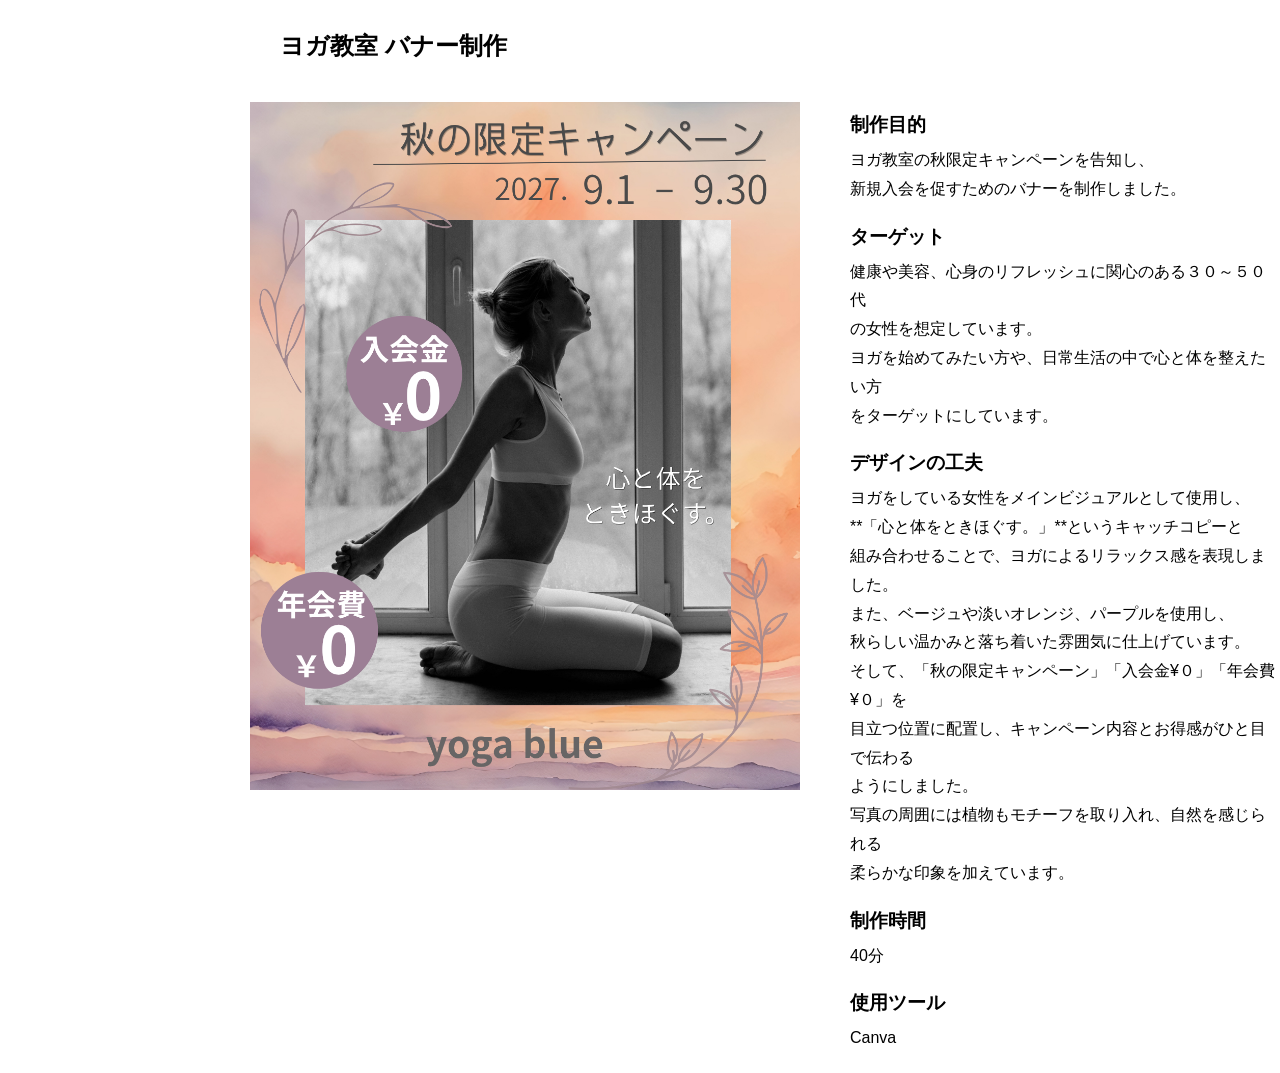
<file: yoga.html>
<!DOCTYPE html>
<html lang="ja">
<head>
    <meta charset="UTF-8">
    <title>hair salon バナー制作</title>
    <link rel="stylesheet" href="style.css">
</head>

<body>

    <main>
        <h2 class="banner-title"> ヨガ教室 バナー制作</h2>
        <div class="work-detail">
            
            <div class="work-image">
                <img src="images/yoga blue.png"
                alt="ヨガ教室のバナー作品">
            </div>

            <div class="work-description">
                <h3>制作目的</h3>
                <p>ヨガ教室の秋限定キャンペーンを告知し、<br>
                    新規入会を促すためのバナーを制作しました。
                </p>

                <h3>ターゲット</h3>
                <p>健康や美容、心身のリフレッシュに関心のある３０～５０代<br>
                    の女性を想定しています。<br>
                    ヨガを始めてみたい方や、日常生活の中で心と体を整えたい方<br>
                    をターゲットにしています。
                </p>

                <h3>デザインの工夫</h3>
                <p>ヨガをしている女性をメインビジュアルとして使用し、<br>
                    **「心と体をときほぐす。」**というキャッチコピーと<br>
                    組み合わせることで、ヨガによるリラックス感を表現しました。<br>
                    また、ベージュや淡いオレンジ、パープルを使用し、<br>
                    秋らしい温かみと落ち着いた雰囲気に仕上げています。<br>
                    そして、「秋の限定キャンペーン」「入会金¥０」「年会費¥０」を<br>
                    目立つ位置に配置し、キャンペーン内容とお得感がひと目で伝わる<br>
                    ようにしました。<br>
                    写真の周囲には植物もモチーフを取り入れ、自然を感じられる<br>
                    柔らかな印象を加えています。
                </p>

                <h3>制作時間</h3>
                <p>40分</p>

                <h3>使用ツール</h3>
                <p>Canva</p>
                
            </div>
        </div>
    </main>     
</body>
</html>
</file>
<file: style.css>
/*リセット*/
*{
    margin: 0;
    padding: 0;
    box-sizing: border-box;
}
/*ページ全体*/
body{
    font-family: sans-serif;
}
/*ヘッダー*/
header{
    display: flex;
    justify-content: space-between;
    align-items: center;
    padding: 20px 40px;
    position: absolute;
    top: 0;
    left: 0;
    width: 100%;
    z-index: 10;
    background: transparent;
}
/*ナビゲーション*/
nav ul{
    display: flex;
    list-style: none;
    gap: 30px;
}
/*ナビゲーションリンク*/
nav a{
    text-decoration: none;
    color: #333;
    font-weight: bold;
    transition:0.3s;
}
nav a:hover{
    color: #0077cc;
}
/*セクション*/
section{
    padding: 60px 40px;
}
section h2{
    font-size: 32px;
    margin-bottom: 30px;
}
/*作品画像*/
.works-item img{
    width: 300px;
    height: 200px;
    object-fit: cover;
}
.works-item{
    width: 300px;
    padding: 20px;
    background-color: #FFF9F0;
    box-shadow: 0 4px 12px rgba(0,0,0,0.1);
    border-radius: 12px;
    height: 380px;
    box-sizing: border-box;
}
.works-item{
    transition: transforms 0.3s;
}
.works-item:hover{
    transform:translateY(-8px);
}
.works-item h3{
    margin-top: 15px;
    font-size: 20px;
    min-height: 48px;
}
.works-item p{
    margin-top: 10px;
    font-size: 14px;
    line-height: 1.7;
}
.works-list{
    display: grid;
    grid-template-columns: repeat(3, 1fr);
    gap: 30px;
}
#works{
    background-color: #f5f0eb;
}
#works h2{
    font-family: Georgia, 'Times New Roman', Times, serif;
    margin-left: 30px;
    color: #4a4a4a;
}
.works-list {
    display: grid;
    grid-template-columns: repeat(3, 1fr);
    gap: 30px;
    margin-left: 45px;
}

/*Skills*/
.skills-list {
    display: grid;
    grid-template-columns: repeat(6, 1fr);
    gap: 20px;
    max-width: 900px;
    margin: 0 auto;
}
.skill-item{
    text-align: center;
}
.skill-item img{
    background: transparent;
    border: none;
    box-shadow:none ;
}
.skill-item img{
    width: 60px;
    height: 60px;
    object-fit: contain;
    margin-bottom: 10px;
}
.skill-item h3{
    margin-top: 0;
    font-size: 18px;
}
.skill-item p{
    margin-bottom: 0;
    font-size: 14px;
    line-height: 1.7;
    width: 280px;
    margin-left: auto;
    margin-right: auto;
}
#skill{
    width: 100%;
    height: 720px;
    background-image: url(images/skill.png);
    background-size: 100% 100%;
    background-position: center;
    background-repeat: no-repeat;
    position: relative;
}
.skills-list{
    position: relative;
    top: 95px;
}
#skill h2{
    text-align: center;
    font-size: 35px;
    margin: 0 0 35px;
    position: relative;
    transform: translate(-500px, -10px);
    font-family: Georgia, 'Times New Roman', Times, serif;
    color: #4a4a4a;
    
}
#skill h2::after{
    content: "";
    display: block;
    width: 180PX;
    height: 1px;
    background-color: #b8a48a;
    margin: 10px auto 0;
}
.skills-list .skill-item:nth-child(2){
    border-left: 1px dotted #c8b9a5;
    border-right: 1px dotted #c8b9a5;
}

.skills-list .skill-item:nth-child(5){
    border-left: 1px dotted #c8b9a5;
}
.skill-item:nth-of-type(1) {
    grid-column: 1 / 3;
}

.skill-item:nth-of-type(2) {
    grid-column: 3 / 5;
}

.skill-item:nth-of-type(3) {
    grid-column: 5 / 7;
}

.skill-item:nth-of-type(4) {
    grid-column: 2 / 4;
    transform: translateY(-20px);
}

.skill-item:nth-of-type(5) {
    grid-column: 4 / 6;
    transform: translateY(-20px);
}

/*about*/
.about-inner{
    max-width: 900px;
    margin: 0 auto;
    display: flex;
    align-items: center;
    gap: 40px;
}
.about-content{
    flex: 1;
    padding: 35px;
    background-color: #fffaf3;
    border: 1px solid #d8c9b5;
    border-radius: 12px;
    box-shadow: 0 4px 12px rgba(0,0,0,0.08);
}
.about-content h3{
    margin-top: 0;
    font-size: 22px;
}
.about-content p{
    font-size: 15px;
    line-height: 1.8;
}
#about{
    background-color: #f5f0e8;
}
.abouto-photo{
    width: 260px;
    height: 260px;
    flex-shrink: 0;
}
.about-photo img{
    width: 260px !important;
    height: 260px !important;
    object-fit: cover;
    border-radius: 50%;
}
#about h2{
    font-family: Georgia, 'Times New Roman', Times, serif;
    font-size: 35px;
    margin-left: 30px;
    color: #4a4a4a;
}
/* contact */

#contact{
    position: relative;
    padding-top: -20px;
}

#contact h2{
    position: absolute;
    top: 40px;
    z-index: 10;
    margin: 0;
    margin-left: 30px;
    font-family: Georgia, 'Times New Roman', Times, serif;
    font-size: 35px;
    color: #4a4a4a;
}

.contact-content{
    position: relative;
    width: 125%;
    max-width: 1270px;
    margin-left: -40px;
    margin-right: 0;
    margin-top: -60px;
}

.contact-image{
    width: 100%;
    height: auto;
    display: block;
}

.contact-text{
    position: absolute;
    left: 37%;
    bottom: 25%;
    margin: 0;
    line-height: 1.8;
}

.contact-text p{
    margin: 0;
}
.contact-text .contact-thanks{
    margin-left: 38px;
}
.contact-text .contact-mail{
    margin-left: 38px;
}
/* Hero */
.hero {
    position: relative;
    width: 100%;
    height: 100vh;
    background-image: url("images/hero.png");
    background-size: cover;
    background-position: center;
    background-repeat: no-repeat;
    display: flex;
    justify-content: center;
    align-items: center;
}
/* ヒーロー部分 */
.hero-text {
    position: absolute;
    top: 30px;
    left: 47%;
    transform: translateX(-50%);
    text-align: center;
}
/* 「ようこそ」を消す */
.hero-text .welcome {
    display: none;
}

/* Daikokuten Design */
.hero-text h1 {
    margin: 0 0 12px;
    padding: 0;
    background: none;
    color: #333;
    font-size: 52px;
    line-height: 1.2;
    white-space: nowrap;
    font-family: Georgia, 'Times New Roman', Times, serif;
    color: #4a4a4a;
    font-weight: 500;
    letter-spacing: 1px;
    right: 40px;
    
}
/* 説明文 */
.hero-text p {
    margin: 0 0 20px;
    padding: 0;
    background: none;
    color: #333;
    font-size: 18px;
    line-height: 1.5;
    white-space: nowrap;
    font-family: Georgia, 'Times New Roman', Times, serif;
    color: #4a4a4a;
    position: relative;
    right: 0px;
    top: 10px;
}

/* 作品を見る */
.hero-text a {
    display: inline-block;
    padding: 10px 28px;
    background-color: #d87945;
    color: white;
    text-decoration: none;
    border-radius: 25px;
    font-size: 17px;
}
.hero{
    position: relative;
    width: calc(100% - 250px);
    margin-left: 250px;
    box-sizing: border-box;
    min-height: 0;
    height: 100vh;
    aspect-ratio: 3 / 2;
    background-size: cover;
    background-repeat: no-repeat;
    background-position: right top;
    display: flex;
    justify-content: center;
    align-items: center;
}
.sidebar{
    position: absolute;
    top: 20px;
    left: 20px;
    width: 150px;
    z-index: 10px;
}
.logo{
    width: 120px;
    height: auto;
    display: block;
}
/*左側のベージュ帯*/
.sidebar{
    position: fixed;
    top: 0;
    left: 0;
    width: 250px;
    height: 100vh;
    background-color: #f5ead8;
    z-index: 10;
}
/* 左側の帯の中身を整える */

.sidebar h1 {
    font-size: 24px;
    margin: 70px 0 25px;
    text-align: center;
    font-family: Georgia, 'Times New Roman', Times, serif;
    color: #4a4a4a;
}

.sidebar .logo {
    width: 100px;
    height: auto;
    display: block;
    margin: 30px auto 45px;
}

.sidebar nav ul {
    list-style: none;
    padding: 0;
    margin: 0;
    text-align: center;
    display: block;
    margin-top: 120px;
}

.sidebar nav li {
    margin-bottom: 40px;
}

.sidebar nav a {
    text-decoration: none;
    color: #333;
    font-size: 18px;
    font-family: Georgia, 'Times New Roman', Times, serif;
    color: #4a4a4a;
}

.side-button {
    display: block;
    width: 120px;
    margin: 150px auto 0;
    padding: 12px 0;
    text-align: center;
    background-color: #d87945;
    color: white;
    text-decoration: none;
    border-radius: 25px;
    font-size: 16px;
    font-family: Georgia, 'Times New Roman', Times, serif;
}
main{
    margin-left: 250px;
}
.work-detail{
    display: flex;
    gap: 50px;
    align-items: flex-start;
}
.work-image{
    width: 550px;
    flex: 0 0 550px;
    padding-top: 40px;
}
.work-image img{
    width: 100%;
    height: auto;
}  
.work-image img.horizontal{
    width: 150%;
    max-width: none;
    margin-left: 25%;
}

.work-description{
    flex: 1;
    padding-top: 30px;
}
.work-description h3{
    margin-top: 20px;
    margin-bottom: 8px;
}
.work-description p{
    margin-bottom: 20px;
    line-height: 1.8;
}
/*左おびナビゲーション*/
nav a:hover{
    color: #b87932;
}
/* 横型バナー詳細ページ */
.horizontal-detail {
    display: block;
}

.horizontal-detail .work-image {
    width: 550px;
    margin: 0 auto;
}

.horizontal-detail .work-image img.horizontal {
    width: 150%;
    max-width: none;
    margin-left: -25%;
}

.horizontal-detail .work-description {
    width: 700px;
    margin: 30px auto 0;
    padding-top: 0;
}

.horizontal-detail h3 {
    margin-top: 20px;
}

/* ページタイトルを少し右へ */
main > h2 {
    margin-left: 30px;
}
    
.horizontal-title {
    width: 700px;
    margin: 30px auto 0;
    transform: translateX(-50px);
}
.horizontal-detail .work-description {
    width: 700px;
    margin: 30px auto 0;
    transform: translateX(-50px);
}
/* footer */
footer {
  background-color: #ffffff;
  color: #4a4a4a;
  padding: 10px 20px;
  text-align: center;
  padding-left: 50px;
}

.footer-logo {
  width: 90px;
  height: auto;
  display: block;
  margin: 0 auto 5px;
  transform: translateX(50px) translateY(-15px);
}

footer p {
  margin: 0;
  transform: translateX(50px) translateY(-15px);
}
.banner-title{
    margin-top: 30px;
}
.pc-text {
    display: block;
}

.sp-text {
    display: none;
}


/* スマホ表示 */
@media (max-width: 600px) {

  .sidebar {
    position: static;
    width: 100%;
    height: auto;
  }
  .sidebar h1{
    margin: 20px 0 25px;

  }
  .sidebar .logo {
    margin-top: 30px;
}

  main {
    margin-left: 0;
  }

  .sidebar nav ul {
    display: flex;
    justify-content: center;
    gap: 20px;
  }

  .sidebar nav li {
    margin-bottom: 0;
  }

  .works-list {
    grid-template-columns: 1fr;
  }
  .hero {
    margin-left: 0;
    width: 100%;
    min-height: 0;
    height: 500px;
    background-size: cover;
    background-position: center top;
    background-repeat: no-repeat;
}
.hero-text h1 {
    font-size: 28px;
}
}
/* スマホ用 サイドバー位置調整 */
@media (max-width: 600px) {

    .sidebar h1 {
        transform: translateY(80px);
    }

    .sidebar .logo {
        transform: translateY(80px);
    }
   .side-button {
        transform: translateY(-60px);
    }
   .hero-text p {
    display: none;
   }
}

/* スマホ用 Skill 調整 */
@media (max-width: 600px) {
    .pc-text {
        display: none;
    }

    .sp-text {
        display: block;
    }

    #skill {
        width: 100%;
        height: auto;
        min-height: 720px;
    }

    #skill h2 {
        font-size: 30px;
        margin: 0 0 25px;
        transform: translateY(8px);
        text-align: center;
    }

    .skills-list {
        display: grid;
        grid-template-columns: repeat(2, 1fr);
        gap: 10px;
        width: 90%;
        margin: 30px auto 0;
    }

    .skill-item {
        grid-column: auto !important;
        transform: none !important;
        text-align: center;
        border: none !important;
        width: auto;
        min-width: 0;
        writing-mode: horizontal-tb;
    }

    .skill-item img {
        width: 48px;
        height: 48px;
        margin-bottom: 6px;
    }

    .skill-item h3 {
        font-size: 15px;
        margin: 0;
        white-space: nowrap;
    }

    .skill-item p {
        width: 100%;
        font-size: 12px;
        line-height: 1.6;
        margin: 8px auto 0;
    }
    .skill-item:nth-of-type(5) {
    grid-column: 1 / 3 !important;
}
.skill-item:nth-of-type(5) {
    grid-column: 1 / 3 !important;
    transform: translateY(-15px) !important;
}
 
/* スマホ用 About 調整 */  
     .about-inner {
        flex-direction: column;
        gap: 25px;
    }

    .about-photo {
        width: 220px;
        height: 220px;
    }

    .about-photo img {
        width: 220px !important;
        height: 220px !important;
    }

    .about-content {
        width: 90%;
        padding: 25px;
        writing-mode: horizontal-tb;
        text-align: left;
    }

    .about-content h3 {
        font-size: 20px;
    }

    .about-content p {
        font-size: 14px;
        line-height: 1.8;
    }
    #about h2{
        text-align: center;
    }
    #about{
        min-height: 680px;
    }
  
    /* Contact スマホ調整 */

#contact h2 {
    left: 50%;
    margin-left: 0;
    transform: translateX(-50%);
    top: 10px;
    font-size: 32px;
}

.contact-content {
    width: 150%;
    height: 180px;
    max-width: none;
    margin-left: -15%;
    margin-right: 0;
    margin-top: 0;
}
.contact-image {
    transform: scaleY(1.08);
    transform-origin: center;
    width: 100%;
    height: auto;
    display: block;
}

.contact-text {
    left: 50%;
    bottom: 12%;
    transform: translateX(-50%);
    width: 70%;
    text-align: center;
    font-size: 13px;
}

.contact-text .contact-thanks,
.contact-text .contact-mail {
    margin-left: 0;
}

.contact-text p {
    font-size: 13px;
    line-height: 1.7;
}  

/* Footer */
footer {
    text-align: center;
}

.footer-logo {
    display: block;
    margin: 0 auto;
}

/* Footer 中央配置 */
footer {
    width: 100%;
    margin: 0;
    padding: 0;
    text-align: center;
    position: relative;
    left: 0;
    transform: none;
}

.footer-logo {
    display: block;
    margin-left: auto;
    margin-right: auto;
    position: relative;
    right: 50px;
}

footer p {
    text-align: center;
    margin-left: 0;
    margin-right: 0;
    position: relative;
    right: 50px;
}

}
</file>
